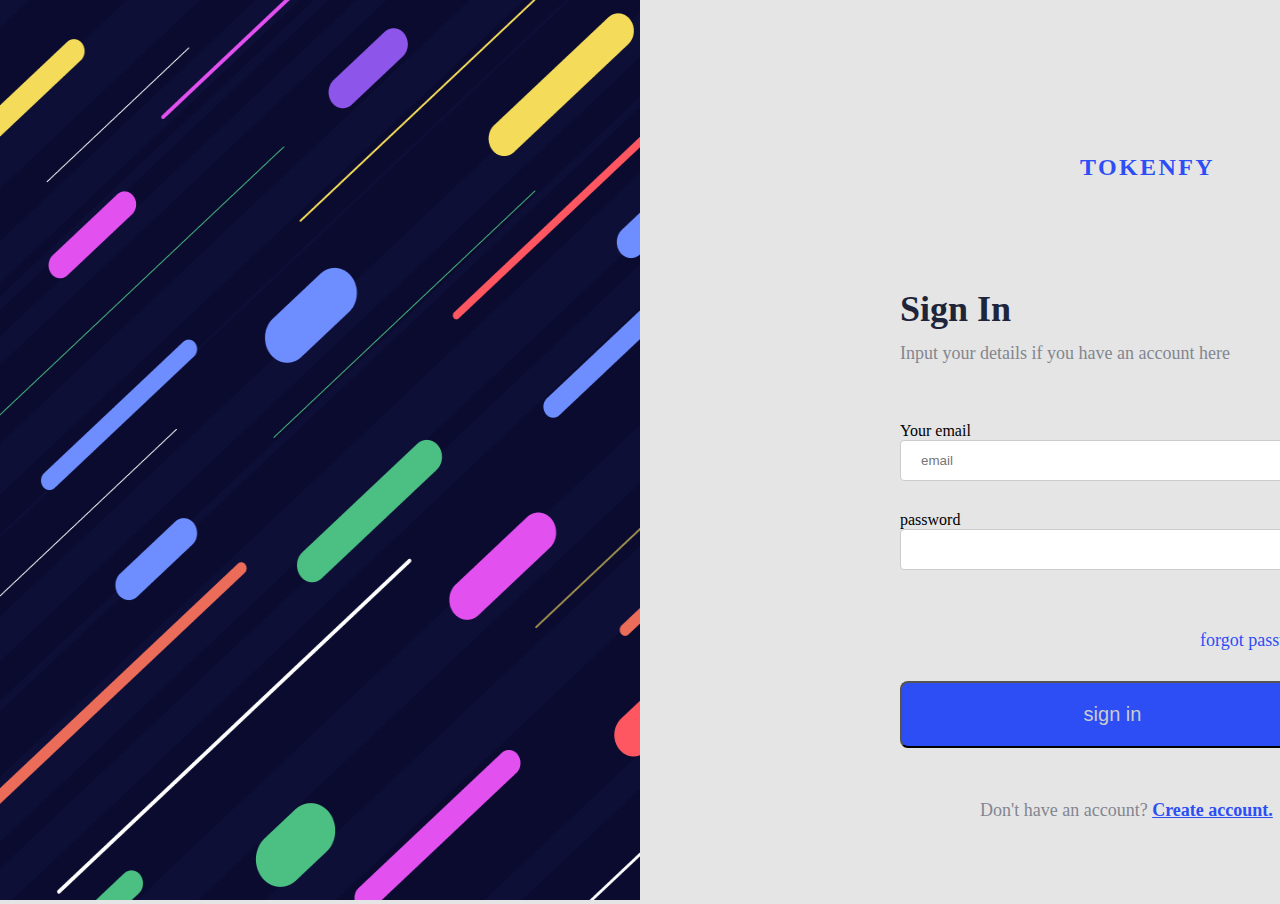
<file: kokenly/index.html>
<!DOCTYPE html>
<html lang="en">

<head>
    <meta charset="UTF-8">
    <meta http-equiv="X-UA-Compatible" content="IE=edge">
    <meta name="viewport" content="width=device-width, initial-scale=1.0">
    <link rel="stylesheet" href="tokenly.css">
    <link rel="stylesheet" href="https://cdnjs.cloudflare.com/ajax/libs/font-awesome/6.1.1/css/all.min.css" integrity="sha512-KfkfwYDsLkIlwQp6LFnl8zNdLGxu9YAA1QvwINks4PhcElQSvqcyVLLD9aMhXd13uQjoXtEKNosOWaZqXgel0g==" crossorigin="anonymous" referrerpolicy="no-referrer">

    <link rel="preconnect" href="https://fonts.googleapis.com">
    <link rel="preconnect" href="https://fonts.gstatic.com" crossorigin>
    <link href="https://fonts.googleapis.com/css2?family=Sofia&display=swap" rel="stylesheet">
    <title>tokenfy</title>
</head>

<body>
    <div class="adminsign">
        <div> <img src="images/tokenadmin.png" alt="tokenly"></div>
        <div class="admininfo">
            <div class="admincont">
                <h1>TOKENFY</h1>
                <h2>Sign In</h2>
                <h3>Input your details if you have an account here</h3>
                <div class="selection">

                    <label for="email">Your email </label><br>
                    <input type="email" id="email" placeholder="email" required maxlength="90" pattern="[a-z0-9._%+-]+@[a-z0-9.-]+\.[a-z]{2,}$">

                </div>
                <div class="section2">

                    <label for="password">password</label><br>
                    <input type="password" id="password" required maxlength="7" pattern="(?=.*\d)(?=.*[a-z])(?=.*[A-Z]).{8,}">


                </div>
                <div class="signpls">
                    <h5>forgot password?</h5>
                    <button>sign in</button>
                    <p>Don't have an account? <a href="create.css">  Create account.</a> </p>
                </div>
            </div>




        </div>
    </div>
</body>

</html>
</file>
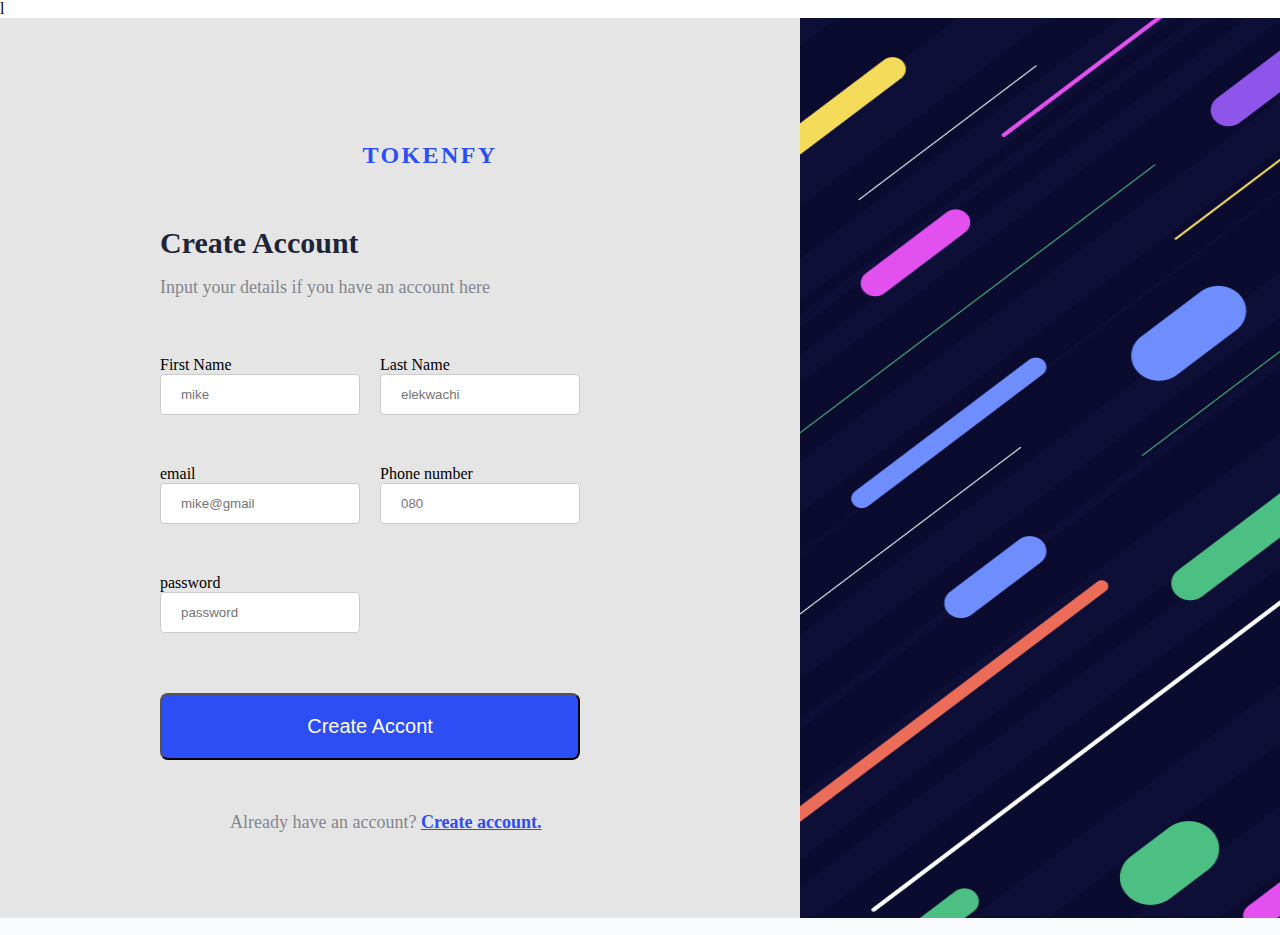
<file: kokenly/create.html>
<!DOCTYPE html>
<html lang="en">

<head>
    <meta charset="UTF-8">
    <meta http-equiv="X-UA-Compatible" content="IE=edge">
    <meta name="viewport" content="width=device-width, initial-scale=1.0"> l
    <link rel="stylesheet" href="create.css">
    <link rel="stylesheet" href="https://cdnjs.cloudflare.com/ajax/libs/font-awesome/6.1.1/css/all.min.css" integrity="sha512-KfkfwYDsLkIlwQp6LFnl8zNdLGxu9YAA1QvwINks4PhcElQSvqcyVLLD9aMhXd13uQjoXtEKNosOWaZqXgel0g==" crossorigin="anonymous" referrerpolicy="no-referrer">
    <link rel="preconnect" href="https://fonts.googleapis.com">
    <link rel="preconnect" href="https://fonts.gstatic.com" crossorigin>
    <link href="https://fonts.googleapis.com/css2?family=Sofia&display=swap" rel="stylesheet">
    <title>createtokenfy

    </title>
</head>

<body>
    <div class="createsection">
        <div class="adminsign">
            <h1>TOKENFY</h1>
            <div> <img src="images/tokenadmin.png" alt="tokenly"></div>
        </div>
        <div class="extra">
            <div class="createacct">
                <h2>Create Account</h2>
                <h3>Input your details if you have an account here</h3>
            </div>
            <div class="createacctinfo">
                <div class="inputinfo">
                    <div class="col"><label for="fname">First Name </label><br>
                        <input type="text" id="fname" placeholder="mike">
                    </div>

                    <div class="col"><label for="lname">Last Name </label><br>
                        <input type="email" id="lname" placeholder="elekwachi">
                    </div>

                    <div class="col"> <label for="email">email </label><br>
                        <input type="email" id="email" placeholder="mike@gmail">
                    </div>

                    <div class="col"> <label for="tel">Phone number </label><br>
                        <input type="tel" id="tel" placeholder="080">
                    </div>

                    <div class="col"><label for="password">password </label><br>
                        <input type="password" id="password" placeholder="password">
                    </div>

                </div>
                <div class="signinkey">
                    <button onclick="display()"> Create Accont</button>
                    <p>Already have an account? <a href="coupon.html">  Create account.</a> </p>
                </div>
                <script>
                    function display() {
                        document.getElementById("signinkey").innerHTML = "reviewpage";
                    }
                </script>
            </div>





        </div>
    </div>

</body>

</html>
</file>
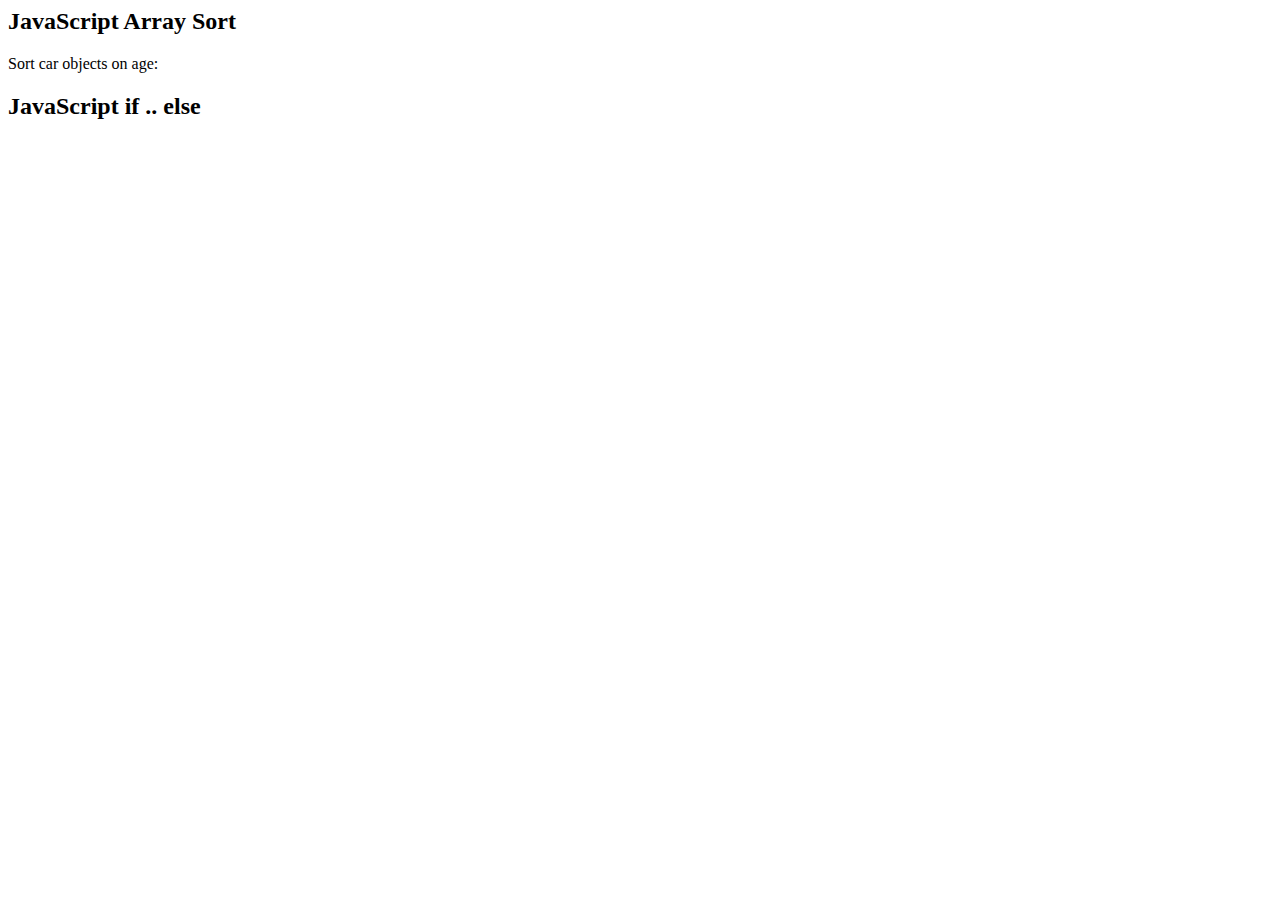
<file: kokenly/test.html>
<html lang="en">

<head>
    <meta charset="UTF-8">
    <meta http-equiv="X-UA-Compatible" content="IE=edge">
    <meta name="viewport" content="width=device-width, initial-scale=1.0">
    <title>Document</title>
</head>

<body>
    <style>
        body {
            overflow: hidden;
            overflow: scroll;
            overflow-x: hidden;
            overflow-wrap: break-word;
            overflow-y: scroll;
        }
    </style>
    <h2>JavaScript Array Sort</h2>
    <p>Sort car objects on age:</p>
    <h2>JavaScript if .. else</h2>

    <script>
        function main() {
            let increase = parseInt(readLine(), 10);
            let prices = [98.99, 15.2, 20, 1026];
            //your code goes here
            for (let i = 0; i < prices.length; i++) {
                prices[i] += increase;
            }
            console.log(prices);
        }
    </script>


</body>

</html>
</file>
<file: kokenly/tokenly.css>
* {
    box-sizing: border-box;
    padding: 0;
    margin: 0;
}

body {
    padding: 0;
    margin: 0px;
    width: 100%;
    height: 100%;
}

.adminsign div img {
    height: 100vh;
    width: 50vw;
    @media screen and (max-width: 60vw) {}
}

.adminsign {
    display: grid;
    grid-template-columns: 800px 850px;
    gap: 100px;
    height: 100%;
    justify-content: space-between;
    background-color: #E5E5E5;
}

.admininfo {
    width: 100%;
    height: 100vh;
    background-color: #E5E5E5;
}

.admincont h1 {
    font-family: 'Sofia Pro';
    font-style: normal;
    font-weight: 700;
    font-size: 24px;
    line-height: 34px;
    letter-spacing: 0.1em;
    color: #2D4EF5;
    margin-top: 150px;
    margin-bottom: 100px;
    margin-left: 180px;
}

.admincont h2 {
    font-family: 'Sofia Pro';
    font-style: normal;
    font-weight: 600;
    font-size: 36px;
    line-height: 50px;
    margin-bottom: 10px;
    color: #1E253A;
}

.admincont h3 {
    font-family: 'Sofia Pro';
    font-style: normal;
    font-weight: 300;
    font-size: 18px;
    line-height: 18px;
    color: #838690;
    margin-bottom: 60px;
}

.selection label {
    margin-top: 100px;
}

.section2 label {
    margin-bottom: 100px;
}

.selection input[type=email] {
    width: 50%;
    padding: 12px 20px;
    display: inline-block;
    border: 1px solid #ccc;
    border-radius: 4px;
    box-sizing: border-box;
    margin-bottom: 30px;
    text-decoration: #838690;
    font-weight: lighter;
}

.section2 input[type=password] {
    width: 50%;
    padding: 12px 20px;
    /* margin: 2px 0; */
    border: 1px solid #ccc;
    border-radius: 4px;
    margin-bottom: 60px;
    text-decoration: #838690;
    font-weight: lighter;
}

.signpls {
    padding: 0px;
}

.signpls h5 {
    font-family: 'Sofia Pro';
    font-style: normal;
    font-weight: 400;
    font-size: 18px;
    color: #2D4EF5;
    margin-left: 300px;
    cursor: pointer;
}

.signpls button {
    background: #2D4EF5;
    border-radius: 8px;
    text-align: center;
    padding: 20px;
    width: 50%;
    color: #ccc;
    font-size: 20px;
    margin-top: 30px;
}

.signpls p {
    margin-left: 80px;
    margin-top: 50px;
    font-family: 'Avenir';
    font-style: normal;
    font-weight: 400;
    font-size: 18px;
    line-height: 25px;
    color: #838690;
}

.signpls a {
    font-weight: bold;
    margin-top: 500px;
    color: #2D4EF5;
}
</file>
<file: kokenly/create.css>
* {
    box-sizing: border-box;
    padding: 0;
    margin: 0;
}

body {
    width: 100vw;
    height: 100vh;
    overflow: hidden;
    overflow-y: scroll;
}

.adminsign div img {
    height: 900px;
    width: 100%;
}

.adminsign {
    position: absolute;
    display: grid;
    grid-template-columns: 800px 800px;
    grid-template-rows: 900px;
    /* height: 100%; */
    justify-content: space-between;
    background-color: #E5E5E5;
}

.extra {
    position: relative;
    margin-left: 160px;
    /* margin-top: 50px; */
    margin-bottom: 10px;
    padding-top: 200px;
}

.createsection {
    /* padding-left: 50px; */
    background-color: #f9fafb;
}

.createacct {
    /* background-color: #f9fafb; */
    font-family: 'Sofia Pro';
    font-style: normal;
    font-weight: 600;
    font-size: 16px;
    line-height: 50px;
    color: #1E253A;
}

.adminsign h1 {
    font-family: 'Sofia Pro';
    font-style: normal;
    font-weight: 700;
    font-size: 24px;
    line-height: 34px;
    letter-spacing: 0.1em;
    color: #2D4EF5;
    margin-top: 120px;
    margin-bottom: 100px;
    margin-left: 60px;
    text-align: center;
}

.createacct h2 {
    font-family: 'Sofia Pro';
    font-style: normal;
    font-weight: 600;
    font-size: 30px;
    line-height: 50px;
    margin-bottom: 10px;
    color: #1E253A;
}

.createacct h3 {
    font-family: 'Sofia Pro';
    font-style: normal;
    font-weight: 300;
    font-size: 18px;
    line-height: 18px;
    color: #838690;
    margin-bottom: 60px;
    width: 500px;
}

.inputinfo {
    display: grid;
    grid-template-columns: 200px 200px;
    gap: 20px;
}

.col input {
    width: 50%;
    padding: 12px 20px;
    display: inline-block;
    border: 1px solid #ccc;
    border-radius: 4px;
    box-sizing: border-box;
    margin-bottom: 30px;
    text-decoration: #838690;
    width: 200px;
}

.input[type=password] {
    padding: 12px 20px;
    /* margin: 2px 0; */
    border: 1px solid #ccc;
    border-radius: 4px;
    margin-bottom: 60px;
    text-decoration: #838690;
    width: 521px;
    height: 52px;
    left: 119px;
    top: 620px;
    box-sizing: border-box;
}

.signinkey {
    padding: 0px;
}

.signinkey h5 {
    font-family: 'Sofia Pro';
    font-style: normal;
    font-weight: 400;
    font-size: 18px;
    color: #2D4EF5;
    margin-left: 300px;
}

.signinkey button {
    background: #2D4EF5;
    border-radius: 8px;
    text-align: center;
    padding: 20px;
    width: 420px;
    color: #ffffff;
    font-size: 20px;
    margin-top: 30px;
}

.signinkey p {
    margin-left: 70px;
    margin-top: 50px;
    font-family: 'Avenir';
    font-style: normal;
    font-weight: 400;
    font-size: 18px;
    line-height: 25px;
    color: #838690;
    padding-bottom: 100px;
}

.signinkey a {
    font-weight: bold;
    margin-top: 500px;
    color: #2D4EF5;
}
</file>
